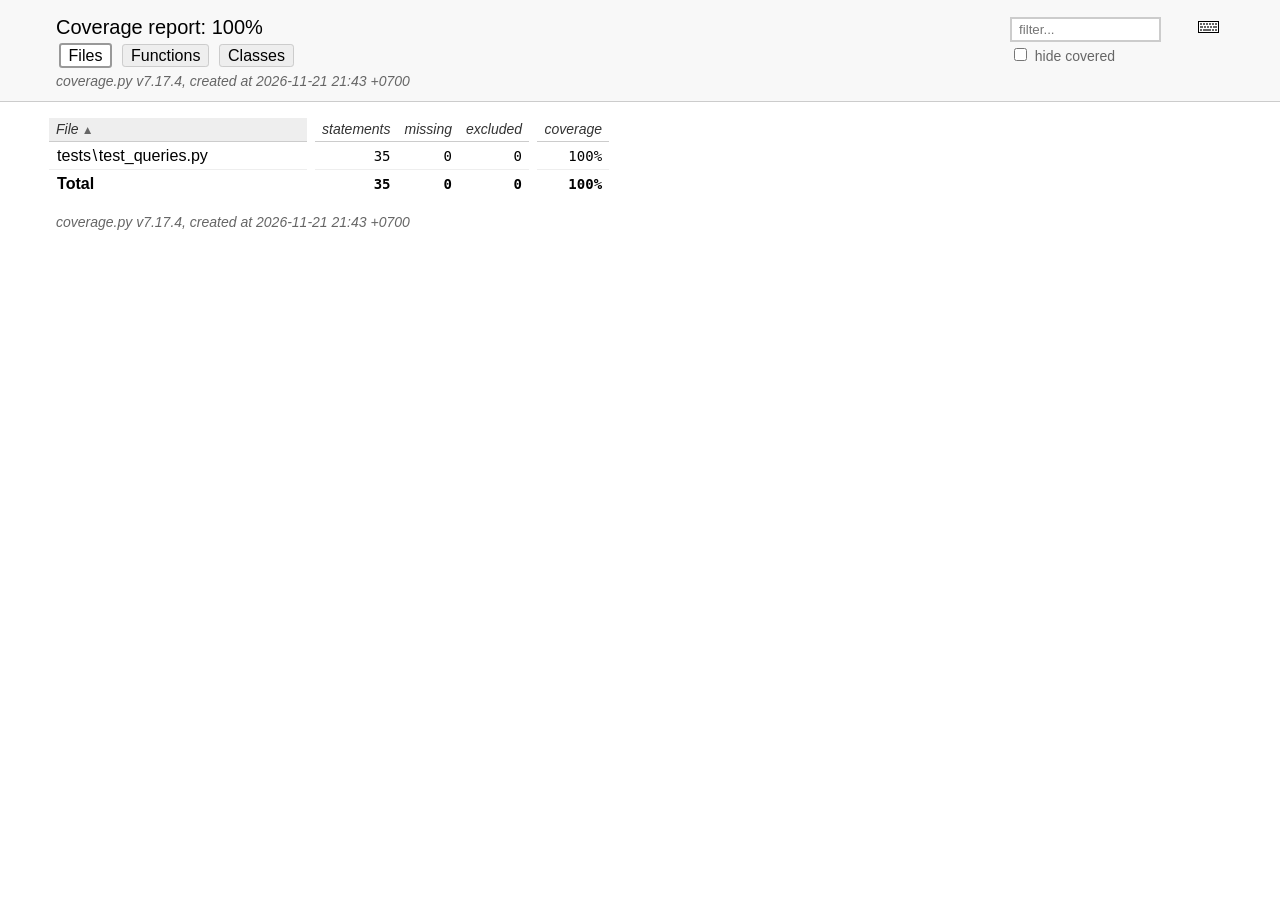
<file: docs/module4/test_coverage_report/index.html>
<!DOCTYPE html>
<html lang="en">
<head>
    <meta http-equiv="Content-Type" content="text/html; charset=utf-8">
    <title>Coverage report</title>
    <link rel="icon" sizes="32x32" href="favicon_32_cb_c827f16f.png">
    <link rel="stylesheet" href="style_cb_0853b3de.css" type="text/css">
    <script src="coverage_html_cb_c74880ea.js" defer></script>
</head>
<body class="indexfile">
<header>
    <div class="content">
        <h1>Coverage report:
            <span class="pc_cov">100%</span>
        </h1>
        <aside id="help_panel_wrapper">
            <input id="help_panel_state" type="checkbox">
            <label for="help_panel_state">
                <img id="keyboard_icon" src="keybd_closed_cb_900cfef5.png" alt="Show/hide keyboard shortcuts">
            </label>
            <div id="help_panel">
                <p class="legend">Shortcuts on this page</p>
                <div class="keyhelp">
                    <p>
                        <kbd>f</kbd>
                        <kbd>s</kbd>
                        <kbd>m</kbd>
                        <kbd>x</kbd>
                        <kbd>c</kbd>
                        &nbsp; change column sorting
                    </p>
                    <p>
                        <kbd>[</kbd>
                        <kbd>]</kbd>
                        &nbsp; prev/next file
                    </p>
                    <p>
                        <kbd>?</kbd> &nbsp; show/hide this help
                    </p>
                </div>
            </div>
        </aside>
        <form id="filter_container">
            <input id="filter" type="text" value="" placeholder="filter...">
            <div>
                <input id="hide100" type="checkbox" >
                <label for="hide100">hide covered</label>
            </div>
        </form>
        <h2>
                <a class="button current">Files</a>
                <a class="button" href="function_index.html">Functions</a>
                <a class="button" href="class_index.html">Classes</a>
        </h2>
        <p class="text">
            <a class="nav" href="https://coverage.readthedocs.io/en/7.17.4">coverage.py v7.17.4</a>,
            created at 2026-11-21 21:43 +0700
        </p>
    </div>
</header>
<main id="index">
    <table class="index" data-sortable>
        <thead>
            <tr class="tablehead" title="Click to sort">
                <th id="file" class="name" aria-sort="none" data-shortcut="f">File<span class="arrows"></span></th>
                <th class="spacer">&nbsp;</th>
                <th id="statements" aria-sort="none" data-default-sort-order="descending" data-shortcut="s">statements<span class="arrows"></span></th>
                <th id="missing" aria-sort="none" data-default-sort-order="descending" data-shortcut="m">missing<span class="arrows"></span></th>
                <th id="excluded" aria-sort="none" data-default-sort-order="descending" data-shortcut="x">excluded<span class="arrows"></span></th>
                <th class="spacer">&nbsp;</th>
                <th id="coverage" aria-sort="none" data-shortcut="c">coverage<span class="arrows"></span></th>
            </tr>
        </thead>
        <tbody>
            <tr class="region">
                <td class="name"><a href="z_a44f0ac069e85531_test_queries_py.html">tests<span class="sep">\</span>test_queries.py</a></td>
                <td class="spacer">&nbsp;</td>
                <td>35</td>
                <td>0</td>
                <td>0</td>
                <td class="spacer">&nbsp;</td>
                <td data-ratio="35 35">100%</td>
            </tr>
        </tbody>
        <tfoot>
            <tr class="total">
                <td class="name">Total</td>
                <td class="spacer">&nbsp;</td>
                <td>35</td>
                <td>0</td>
                <td>0</td>
                <td class="spacer">&nbsp;</td>
                <td data-ratio="35 35">100%</td>
            </tr>
        </tfoot>
    </table>
    <p id="no_rows">
        No items found using the specified filter.
    </p>
</main>
<footer>
    <div class="content">
        <p>
            <a class="nav" href="https://coverage.readthedocs.io/en/7.17.4">coverage.py v7.17.4</a>,
            created at 2026-11-21 21:43 +0700
        </p>
    </div>
    <aside class="hidden">
        <a id="prevFileLink" class="nav" href="z_a44f0ac069e85531_test_queries_py.html"></a>
        <a id="nextFileLink" class="nav" href="z_a44f0ac069e85531_test_queries_py.html"></a>
        <button type="button" class="button_prev_file" data-shortcut="["></button>
        <button type="button" class="button_next_file" data-shortcut="]"></button>
        <button type="button" class="button_show_hide_help" data-shortcut="?"></button>
    </aside>
</footer>
</body>
</html>
</file>
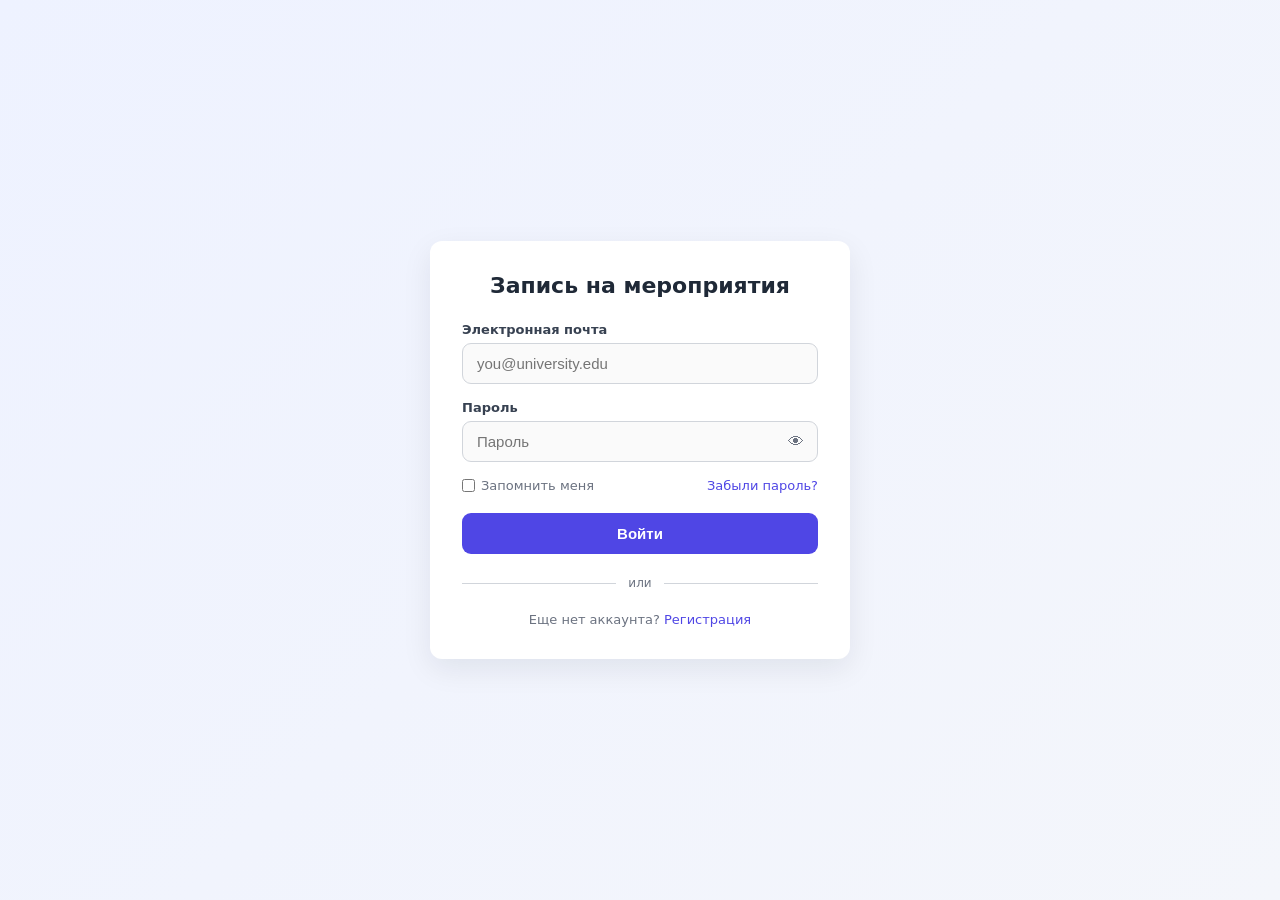
<file: frontend/login-page.html>
<!DOCTYPE html>
<html lang="en">
<head>
    <meta charset="UTF-8" />
    <meta name="viewport" content="width=device-width, initial-scale=1.0" />
    <title>Вход в систему</title>
    <link rel="stylesheet" href="css/auth.css">
</head>
<body>
    <div class="toast" id="toast" role="alert" aria-live="polite"></div>

    <main class="auth-card" role="main">
        <div class="brand">
            <h1>Запись на мероприятия</h1>
        </div>

        <form id="loginForm" novalidate>

            <div class="field">
                <label for="email">Электронная почта</label>
                <input
                    type="email"
                    id="email"
                    name="email"
                    placeholder="you@university.edu"
                    autocomplete="username"
                    required
                />
                <div class="error-msg" id="emailError">Пожалуйста введите корректный адрес электронной почты.</div>
            </div>

            <div class="field">
                <label for="password">Пароль</label>
                <div class="password-wrap">
                    <input
                        type="password"
                        id="password"
                        name="password"
                        placeholder="Пароль"
                        autocomplete="current-password"
                        required
                        minlength="6"
                    />
                    <button type="button" class="toggle-pass" id="togglePass" aria-label="Show password">👁</button>
                </div>
                <div class="error-msg" id="passwordError">Пароль должен содержать не менее 6 символов.</div>
            </div>

            <div class="options-row">
                <label class="remember">
                    <input type="checkbox" id="remember" name="remember" />
                    Запомнить меня
                </label>
                <a href="#" class="forgot">Забыли пароль?</a>
            </div>

            <button type="submit" class="btn-primary" id="submitBtn">Войти</button>
        </form>

        <div class="divider">или</div>

        <p class="alt-auth">
            Еще нет аккаунта? <a href="#">Регистрация</a>
        </p>
    </main>

    <script src="js/auth.js"></script>
</body>
</html>
</file>
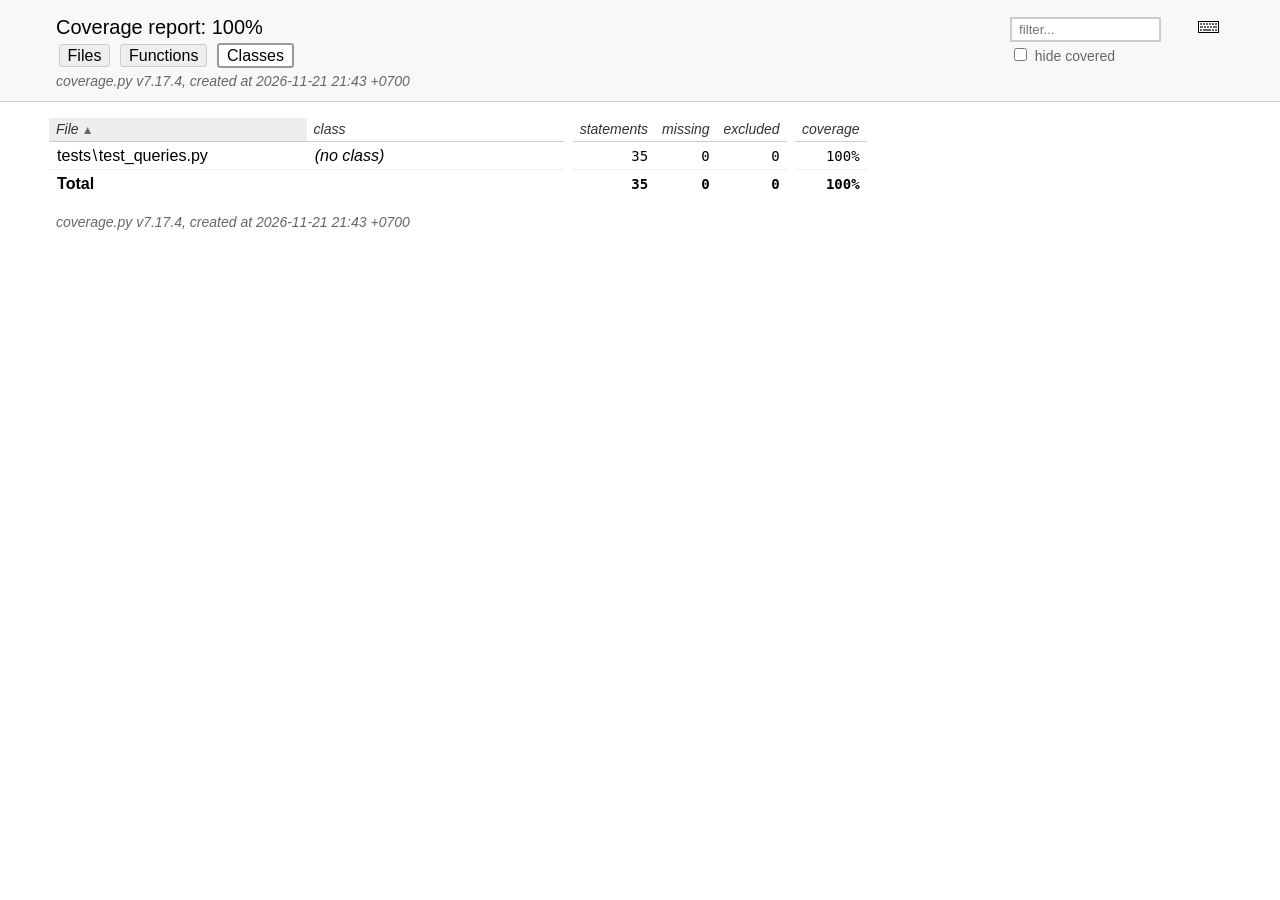
<file: docs/module4/test_coverage_report/class_index.html>
<!DOCTYPE html>
<html lang="en">
<head>
    <meta http-equiv="Content-Type" content="text/html; charset=utf-8">
    <title>Coverage report</title>
    <link rel="icon" sizes="32x32" href="favicon_32_cb_c827f16f.png">
    <link rel="stylesheet" href="style_cb_0853b3de.css" type="text/css">
    <script src="coverage_html_cb_c74880ea.js" defer></script>
</head>
<body class="indexfile">
<header>
    <div class="content">
        <h1>Coverage report:
            <span class="pc_cov">100%</span>
        </h1>
        <aside id="help_panel_wrapper">
            <input id="help_panel_state" type="checkbox">
            <label for="help_panel_state">
                <img id="keyboard_icon" src="keybd_closed_cb_900cfef5.png" alt="Show/hide keyboard shortcuts">
            </label>
            <div id="help_panel">
                <p class="legend">Shortcuts on this page</p>
                <div class="keyhelp">
                    <p>
                        <kbd>f</kbd>
                        <kbd>n</kbd>
                        <kbd>s</kbd>
                        <kbd>m</kbd>
                        <kbd>x</kbd>
                        <kbd>c</kbd>
                        &nbsp; change column sorting
                    </p>
                    <p>
                        <kbd>[</kbd>
                        <kbd>]</kbd>
                        &nbsp; prev/next file
                    </p>
                    <p>
                        <kbd>?</kbd> &nbsp; show/hide this help
                    </p>
                </div>
            </div>
        </aside>
        <form id="filter_container">
            <input id="filter" type="text" value="" placeholder="filter...">
            <div>
                <input id="hide100" type="checkbox" >
                <label for="hide100">hide covered</label>
            </div>
        </form>
        <h2>
                <a class="button" href="index.html">Files</a>
                <a class="button" href="function_index.html">Functions</a>
                <a class="button current">Classes</a>
        </h2>
        <p class="text">
            <a class="nav" href="https://coverage.readthedocs.io/en/7.17.4">coverage.py v7.17.4</a>,
            created at 2026-11-21 21:43 +0700
        </p>
    </div>
</header>
<main id="index">
    <table class="index" data-sortable>
        <thead>
            <tr class="tablehead" title="Click to sort">
                <th id="file" class="name" aria-sort="none" data-shortcut="f">File<span class="arrows"></span></th>
                <th id="region" class="name" aria-sort="none" data-default-sort-order="ascending" data-shortcut="n">class<span class="arrows"></span></th>
                <th class="spacer">&nbsp;</th>
                <th id="statements" aria-sort="none" data-default-sort-order="descending" data-shortcut="s">statements<span class="arrows"></span></th>
                <th id="missing" aria-sort="none" data-default-sort-order="descending" data-shortcut="m">missing<span class="arrows"></span></th>
                <th id="excluded" aria-sort="none" data-default-sort-order="descending" data-shortcut="x">excluded<span class="arrows"></span></th>
                <th class="spacer">&nbsp;</th>
                <th id="coverage" aria-sort="none" data-shortcut="c">coverage<span class="arrows"></span></th>
            </tr>
        </thead>
        <tbody>
            <tr class="region">
                <td class="name"><a href="z_a44f0ac069e85531_test_queries_py.html">tests<span class="sep">\</span>test_queries.py</a></td>
                <td class="name"><a href="z_a44f0ac069e85531_test_queries_py.html"><data value=''><span class='no-noun'>(no class)</span></data></a></td>
                <td class="spacer">&nbsp;</td>
                <td>35</td>
                <td>0</td>
                <td>0</td>
                <td class="spacer">&nbsp;</td>
                <td data-ratio="35 35">100%</td>
            </tr>
        </tbody>
        <tfoot>
            <tr class="total">
                <td class="name">Total</td>
                <td class="name">&nbsp;</td>
                <td class="spacer">&nbsp;</td>
                <td>35</td>
                <td>0</td>
                <td>0</td>
                <td class="spacer">&nbsp;</td>
                <td data-ratio="35 35">100%</td>
            </tr>
        </tfoot>
    </table>
    <p id="no_rows">
        No items found using the specified filter.
    </p>
</main>
<footer>
    <div class="content">
        <p>
            <a class="nav" href="https://coverage.readthedocs.io/en/7.17.4">coverage.py v7.17.4</a>,
            created at 2026-11-21 21:43 +0700
        </p>
    </div>
    <aside class="hidden">
        <a id="prevFileLink" class="nav" href=""></a>
        <a id="nextFileLink" class="nav" href=""></a>
        <button type="button" class="button_prev_file" data-shortcut="["></button>
        <button type="button" class="button_next_file" data-shortcut="]"></button>
        <button type="button" class="button_show_hide_help" data-shortcut="?"></button>
    </aside>
</footer>
</body>
</html>
</file>
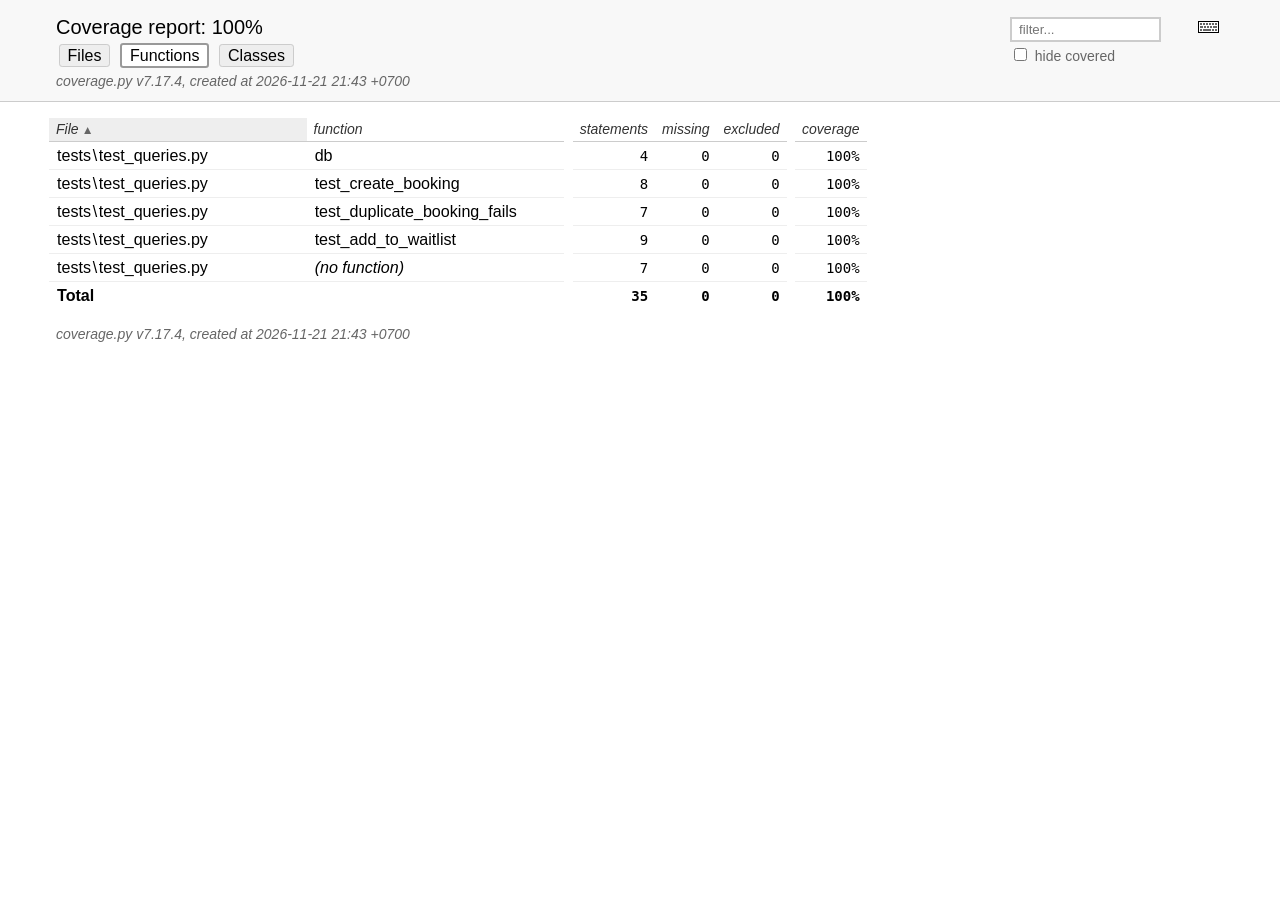
<file: docs/module4/test_coverage_report/function_index.html>
<!DOCTYPE html>
<html lang="en">
<head>
    <meta http-equiv="Content-Type" content="text/html; charset=utf-8">
    <title>Coverage report</title>
    <link rel="icon" sizes="32x32" href="favicon_32_cb_c827f16f.png">
    <link rel="stylesheet" href="style_cb_0853b3de.css" type="text/css">
    <script src="coverage_html_cb_c74880ea.js" defer></script>
</head>
<body class="indexfile">
<header>
    <div class="content">
        <h1>Coverage report:
            <span class="pc_cov">100%</span>
        </h1>
        <aside id="help_panel_wrapper">
            <input id="help_panel_state" type="checkbox">
            <label for="help_panel_state">
                <img id="keyboard_icon" src="keybd_closed_cb_900cfef5.png" alt="Show/hide keyboard shortcuts">
            </label>
            <div id="help_panel">
                <p class="legend">Shortcuts on this page</p>
                <div class="keyhelp">
                    <p>
                        <kbd>f</kbd>
                        <kbd>n</kbd>
                        <kbd>s</kbd>
                        <kbd>m</kbd>
                        <kbd>x</kbd>
                        <kbd>c</kbd>
                        &nbsp; change column sorting
                    </p>
                    <p>
                        <kbd>[</kbd>
                        <kbd>]</kbd>
                        &nbsp; prev/next file
                    </p>
                    <p>
                        <kbd>?</kbd> &nbsp; show/hide this help
                    </p>
                </div>
            </div>
        </aside>
        <form id="filter_container">
            <input id="filter" type="text" value="" placeholder="filter...">
            <div>
                <input id="hide100" type="checkbox" >
                <label for="hide100">hide covered</label>
            </div>
        </form>
        <h2>
                <a class="button" href="index.html">Files</a>
                <a class="button current">Functions</a>
                <a class="button" href="class_index.html">Classes</a>
        </h2>
        <p class="text">
            <a class="nav" href="https://coverage.readthedocs.io/en/7.17.4">coverage.py v7.17.4</a>,
            created at 2026-11-21 21:43 +0700
        </p>
    </div>
</header>
<main id="index">
    <table class="index" data-sortable>
        <thead>
            <tr class="tablehead" title="Click to sort">
                <th id="file" class="name" aria-sort="none" data-shortcut="f">File<span class="arrows"></span></th>
                <th id="region" class="name" aria-sort="none" data-default-sort-order="ascending" data-shortcut="n">function<span class="arrows"></span></th>
                <th class="spacer">&nbsp;</th>
                <th id="statements" aria-sort="none" data-default-sort-order="descending" data-shortcut="s">statements<span class="arrows"></span></th>
                <th id="missing" aria-sort="none" data-default-sort-order="descending" data-shortcut="m">missing<span class="arrows"></span></th>
                <th id="excluded" aria-sort="none" data-default-sort-order="descending" data-shortcut="x">excluded<span class="arrows"></span></th>
                <th class="spacer">&nbsp;</th>
                <th id="coverage" aria-sort="none" data-shortcut="c">coverage<span class="arrows"></span></th>
            </tr>
        </thead>
        <tbody>
            <tr class="region">
                <td class="name"><a href="z_a44f0ac069e85531_test_queries_py.html#t6">tests<span class="sep">\</span>test_queries.py</a></td>
                <td class="name"><a href="z_a44f0ac069e85531_test_queries_py.html#t6"><data value='db'>db</data></a></td>
                <td class="spacer">&nbsp;</td>
                <td>4</td>
                <td>0</td>
                <td>0</td>
                <td class="spacer">&nbsp;</td>
                <td data-ratio="4 4">100%</td>
            </tr>
            <tr class="region">
                <td class="name"><a href="z_a44f0ac069e85531_test_queries_py.html#t19">tests<span class="sep">\</span>test_queries.py</a></td>
                <td class="name"><a href="z_a44f0ac069e85531_test_queries_py.html#t19"><data value='test_create_booking'>test_create_booking</data></a></td>
                <td class="spacer">&nbsp;</td>
                <td>8</td>
                <td>0</td>
                <td>0</td>
                <td class="spacer">&nbsp;</td>
                <td data-ratio="8 8">100%</td>
            </tr>
            <tr class="region">
                <td class="name"><a href="z_a44f0ac069e85531_test_queries_py.html#t60">tests<span class="sep">\</span>test_queries.py</a></td>
                <td class="name"><a href="z_a44f0ac069e85531_test_queries_py.html#t60"><data value='test_duplicate_booking_fails'>test_duplicate_booking_fails</data></a></td>
                <td class="spacer">&nbsp;</td>
                <td>7</td>
                <td>0</td>
                <td>0</td>
                <td class="spacer">&nbsp;</td>
                <td data-ratio="7 7">100%</td>
            </tr>
            <tr class="region">
                <td class="name"><a href="z_a44f0ac069e85531_test_queries_py.html#t85">tests<span class="sep">\</span>test_queries.py</a></td>
                <td class="name"><a href="z_a44f0ac069e85531_test_queries_py.html#t85"><data value='test_add_to_waitlist'>test_add_to_waitlist</data></a></td>
                <td class="spacer">&nbsp;</td>
                <td>9</td>
                <td>0</td>
                <td>0</td>
                <td class="spacer">&nbsp;</td>
                <td data-ratio="9 9">100%</td>
            </tr>
            <tr class="region">
                <td class="name"><a href="z_a44f0ac069e85531_test_queries_py.html">tests<span class="sep">\</span>test_queries.py</a></td>
                <td class="name"><a href="z_a44f0ac069e85531_test_queries_py.html"><data value=''><span class='no-noun'>(no function)</span></data></a></td>
                <td class="spacer">&nbsp;</td>
                <td>7</td>
                <td>0</td>
                <td>0</td>
                <td class="spacer">&nbsp;</td>
                <td data-ratio="7 7">100%</td>
            </tr>
        </tbody>
        <tfoot>
            <tr class="total">
                <td class="name">Total</td>
                <td class="name">&nbsp;</td>
                <td class="spacer">&nbsp;</td>
                <td>35</td>
                <td>0</td>
                <td>0</td>
                <td class="spacer">&nbsp;</td>
                <td data-ratio="35 35">100%</td>
            </tr>
        </tfoot>
    </table>
    <p id="no_rows">
        No items found using the specified filter.
    </p>
</main>
<footer>
    <div class="content">
        <p>
            <a class="nav" href="https://coverage.readthedocs.io/en/7.17.4">coverage.py v7.17.4</a>,
            created at 2026-11-21 21:43 +0700
        </p>
    </div>
    <aside class="hidden">
        <a id="prevFileLink" class="nav" href=""></a>
        <a id="nextFileLink" class="nav" href=""></a>
        <button type="button" class="button_prev_file" data-shortcut="["></button>
        <button type="button" class="button_next_file" data-shortcut="]"></button>
        <button type="button" class="button_show_hide_help" data-shortcut="?"></button>
    </aside>
</footer>
</body>
</html>
</file>
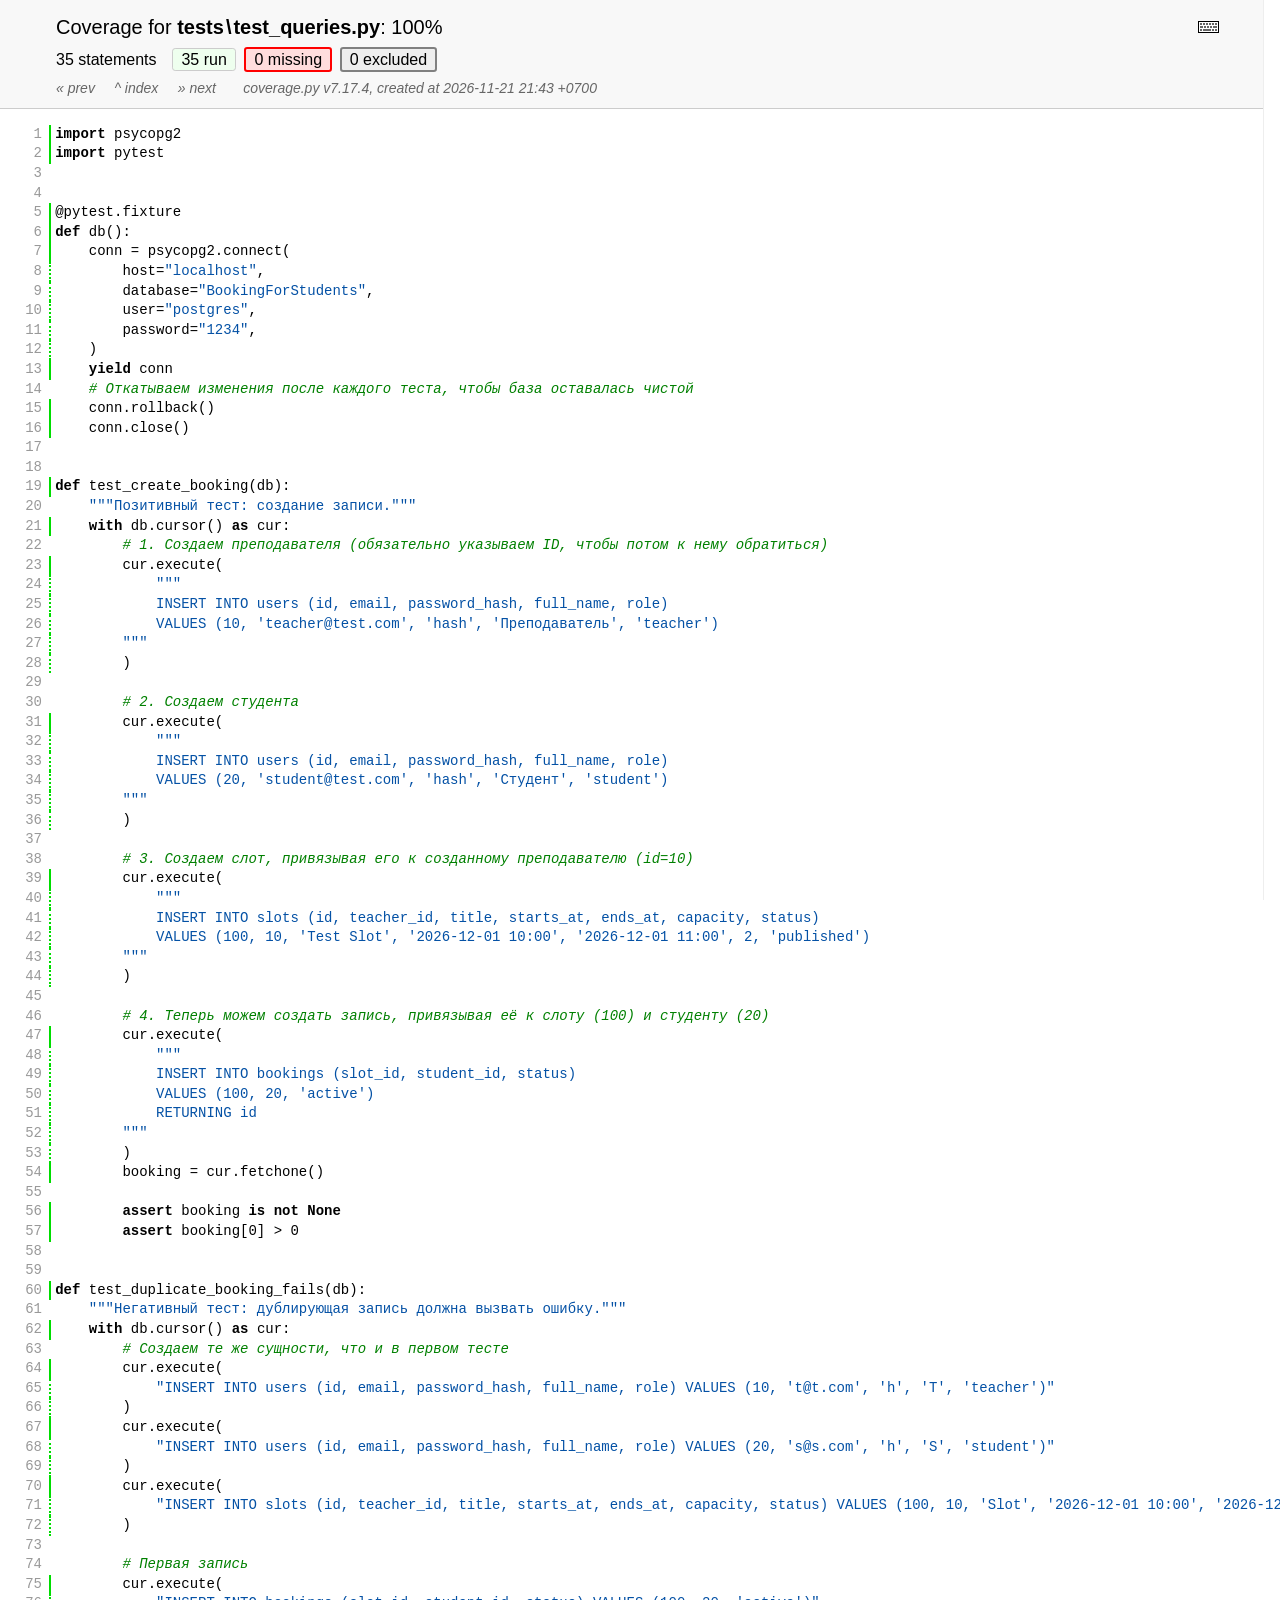
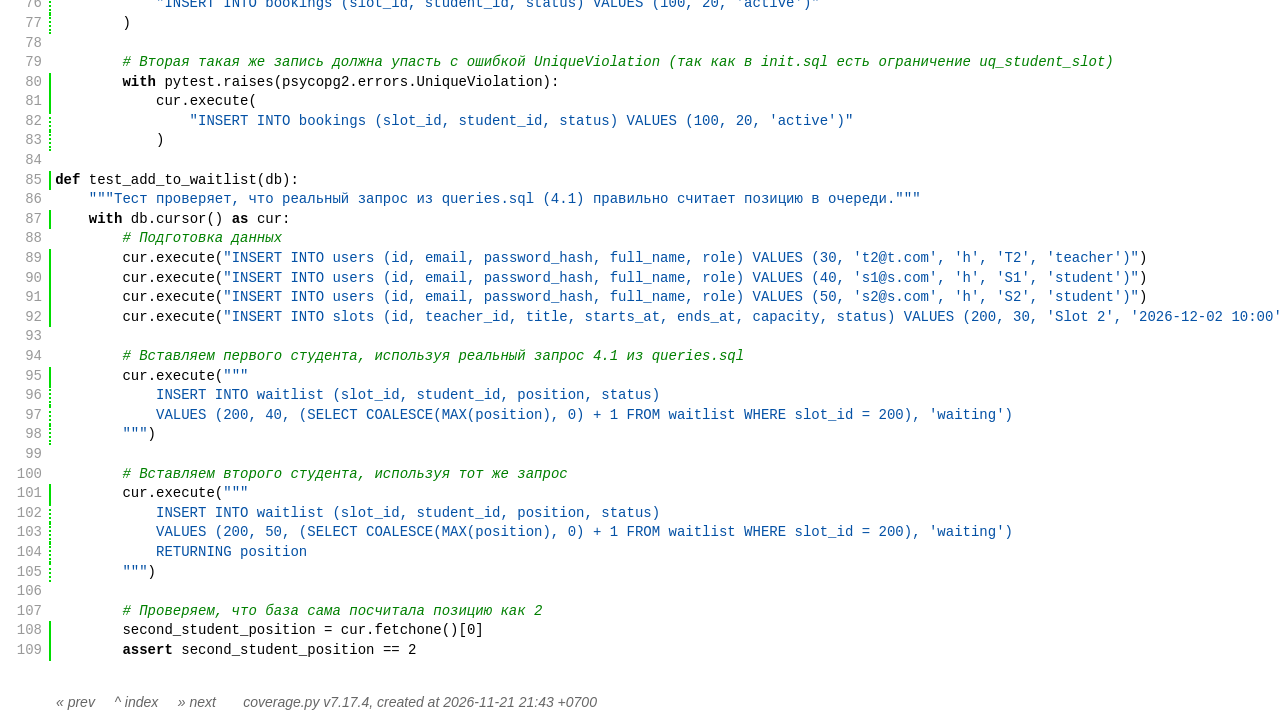
<file: docs/module4/test_coverage_report/z_a44f0ac069e85531_test_queries_py.html>
<!DOCTYPE html>
<html lang="en">
<head>
    <meta http-equiv="Content-Type" content="text/html; charset=utf-8">
    <title>Coverage for tests\test_queries.py: 100%</title>
    <link rel="icon" sizes="32x32" href="favicon_32_cb_c827f16f.png">
    <link rel="stylesheet" href="style_cb_0853b3de.css" type="text/css">
    <script src="coverage_html_cb_c74880ea.js" defer></script>
</head>
<body class="pyfile">
<header>
    <div class="content">
        <h1>
            <span class="text">Coverage for </span><b>tests<span class="sep">\</span>test_queries.py</b>:
            <span class="pc_cov">100%</span>
        </h1>
        <aside id="help_panel_wrapper">
            <input id="help_panel_state" type="checkbox">
            <label for="help_panel_state">
                <img id="keyboard_icon" src="keybd_closed_cb_900cfef5.png" alt="Show/hide keyboard shortcuts">
            </label>
            <div id="help_panel">
                <p class="legend">Shortcuts on this page</p>
                <div class="keyhelp">
                    <p>
                        <kbd>r</kbd>
                        <kbd>m</kbd>
                        <kbd>x</kbd>
                        &nbsp; toggle line displays
                    </p>
                    <p>
                        <kbd>j</kbd>
                        <kbd>k</kbd>
                        &nbsp; next/prev highlighted chunk
                    </p>
                    <p>
                        <kbd>0</kbd> &nbsp; (zero) top of page
                    </p>
                    <p>
                        <kbd>1</kbd> &nbsp; (one) first highlighted chunk
                    </p>
                    <p>
                        <kbd>[</kbd>
                        <kbd>]</kbd>
                        &nbsp; prev/next file
                    </p>
                    <p>
                        <kbd>u</kbd> &nbsp; up to the index
                    </p>
                    <p>
                        <kbd>?</kbd> &nbsp; show/hide this help
                    </p>
                </div>
            </div>
        </aside>
        <h2>
            <span class="text">35 statements &nbsp;</span>
            <button type="button" class="run button_toggle_run" value="run" data-shortcut="r" title="Toggle lines run">35<span class="text"> run</span></button>
            <button type="button" class="mis show_mis button_toggle_mis" value="mis" data-shortcut="m" title="Toggle lines missing">0<span class="text"> missing</span></button>
            <button type="button" class="exc show_exc button_toggle_exc" value="exc" data-shortcut="x" title="Toggle lines excluded">0<span class="text"> excluded</span></button>
        </h2>
        <p class="text">
            <a id="prevFileLink" class="nav" href="index.html">&#xab; prev</a> &nbsp; &nbsp;
            <a id="indexLink" class="nav" href="index.html">&Hat; index</a> &nbsp; &nbsp;
            <a id="nextFileLink" class="nav" href="index.html">&#xbb; next</a>
            &nbsp; &nbsp; &nbsp;
            <a class="nav" href="https://coverage.readthedocs.io/en/7.17.4">coverage.py v7.17.4</a>,
            created at 2026-11-21 21:43 +0700
        </p>
        <aside class="hidden">
            <button type="button" class="button_next_chunk" data-shortcut="j"></button>
            <button type="button" class="button_prev_chunk" data-shortcut="k"></button>
            <button type="button" class="button_top_of_page" data-shortcut="0"></button>
            <button type="button" class="button_first_chunk" data-shortcut="1"></button>
            <button type="button" class="button_prev_file" data-shortcut="["></button>
            <button type="button" class="button_next_file" data-shortcut="]"></button>
            <button type="button" class="button_to_index" data-shortcut="u"></button>
            <button type="button" class="button_show_hide_help" data-shortcut="?"></button>
        </aside>
    </div>
</header>
<main id="source">
    <p class="run"><span class="n"><a id="t1" href="#t1">1</a></span><span class="t"><span class="key">import</span> <span class="nam">psycopg2</span>&nbsp;</span><span class="r"></span></p>
    <p class="run"><span class="n"><a id="t2" href="#t2">2</a></span><span class="t"><span class="key">import</span> <span class="nam">pytest</span>&nbsp;</span><span class="r"></span></p>
    <p class="pln"><span class="n"><a id="t3" href="#t3">3</a></span><span class="t">&nbsp;</span><span class="r"></span></p>
    <p class="pln"><span class="n"><a id="t4" href="#t4">4</a></span><span class="t">&nbsp;</span><span class="r"></span></p>
    <p class="run"><span class="n"><a id="t5" href="#t5">5</a></span><span class="t"><span class="op">@</span><span class="nam">pytest</span><span class="op">.</span><span class="nam">fixture</span>&nbsp;</span><span class="r"></span></p>
    <p class="run"><span class="n"><a id="t6" href="#t6">6</a></span><span class="t"><span class="key">def</span> <span class="nam">db</span><span class="op">(</span><span class="op">)</span><span class="op">:</span>&nbsp;</span><span class="r"></span></p>
    <p class="run"><span class="n"><a id="t7" href="#t7">7</a></span><span class="t">    <span class="nam">conn</span> <span class="op">=</span> <span class="nam">psycopg2</span><span class="op">.</span><span class="nam">connect</span><span class="op">(</span>&nbsp;</span><span class="r"></span></p>
    <p class="run run2"><span class="n"><a id="t8" href="#t8">8</a></span><span class="t">        <span class="nam">host</span><span class="op">=</span><span class="str">&quot;localhost&quot;</span><span class="op">,</span>&nbsp;</span><span class="r"></span></p>
    <p class="run run2"><span class="n"><a id="t9" href="#t9">9</a></span><span class="t">        <span class="nam">database</span><span class="op">=</span><span class="str">&quot;BookingForStudents&quot;</span><span class="op">,</span>&nbsp;</span><span class="r"></span></p>
    <p class="run run2"><span class="n"><a id="t10" href="#t10">10</a></span><span class="t">        <span class="nam">user</span><span class="op">=</span><span class="str">&quot;postgres&quot;</span><span class="op">,</span>&nbsp;</span><span class="r"></span></p>
    <p class="run run2"><span class="n"><a id="t11" href="#t11">11</a></span><span class="t">        <span class="nam">password</span><span class="op">=</span><span class="str">&quot;1234&quot;</span><span class="op">,</span>&nbsp;</span><span class="r"></span></p>
    <p class="run run2"><span class="n"><a id="t12" href="#t12">12</a></span><span class="t">    <span class="op">)</span>&nbsp;</span><span class="r"></span></p>
    <p class="run"><span class="n"><a id="t13" href="#t13">13</a></span><span class="t">    <span class="key">yield</span> <span class="nam">conn</span>&nbsp;</span><span class="r"></span></p>
    <p class="pln"><span class="n"><a id="t14" href="#t14">14</a></span><span class="t">    <span class="com"># &#1054;&#1090;&#1082;&#1072;&#1090;&#1099;&#1074;&#1072;&#1077;&#1084; &#1080;&#1079;&#1084;&#1077;&#1085;&#1077;&#1085;&#1080;&#1103; &#1087;&#1086;&#1089;&#1083;&#1077; &#1082;&#1072;&#1078;&#1076;&#1086;&#1075;&#1086; &#1090;&#1077;&#1089;&#1090;&#1072;, &#1095;&#1090;&#1086;&#1073;&#1099; &#1073;&#1072;&#1079;&#1072; &#1086;&#1089;&#1090;&#1072;&#1074;&#1072;&#1083;&#1072;&#1089;&#1100; &#1095;&#1080;&#1089;&#1090;&#1086;&#1081;</span>&nbsp;</span><span class="r"></span></p>
    <p class="run"><span class="n"><a id="t15" href="#t15">15</a></span><span class="t">    <span class="nam">conn</span><span class="op">.</span><span class="nam">rollback</span><span class="op">(</span><span class="op">)</span>&nbsp;</span><span class="r"></span></p>
    <p class="run"><span class="n"><a id="t16" href="#t16">16</a></span><span class="t">    <span class="nam">conn</span><span class="op">.</span><span class="nam">close</span><span class="op">(</span><span class="op">)</span>&nbsp;</span><span class="r"></span></p>
    <p class="pln"><span class="n"><a id="t17" href="#t17">17</a></span><span class="t">&nbsp;</span><span class="r"></span></p>
    <p class="pln"><span class="n"><a id="t18" href="#t18">18</a></span><span class="t">&nbsp;</span><span class="r"></span></p>
    <p class="run"><span class="n"><a id="t19" href="#t19">19</a></span><span class="t"><span class="key">def</span> <span class="nam">test_create_booking</span><span class="op">(</span><span class="nam">db</span><span class="op">)</span><span class="op">:</span>&nbsp;</span><span class="r"></span></p>
    <p class="pln"><span class="n"><a id="t20" href="#t20">20</a></span><span class="t">    <span class="str">&quot;&quot;&quot;&#1055;&#1086;&#1079;&#1080;&#1090;&#1080;&#1074;&#1085;&#1099;&#1081; &#1090;&#1077;&#1089;&#1090;: &#1089;&#1086;&#1079;&#1076;&#1072;&#1085;&#1080;&#1077; &#1079;&#1072;&#1087;&#1080;&#1089;&#1080;.&quot;&quot;&quot;</span>&nbsp;</span><span class="r"></span></p>
    <p class="run"><span class="n"><a id="t21" href="#t21">21</a></span><span class="t">    <span class="key">with</span> <span class="nam">db</span><span class="op">.</span><span class="nam">cursor</span><span class="op">(</span><span class="op">)</span> <span class="key">as</span> <span class="nam">cur</span><span class="op">:</span>&nbsp;</span><span class="r"></span></p>
    <p class="pln"><span class="n"><a id="t22" href="#t22">22</a></span><span class="t">        <span class="com"># 1. &#1057;&#1086;&#1079;&#1076;&#1072;&#1077;&#1084; &#1087;&#1088;&#1077;&#1087;&#1086;&#1076;&#1072;&#1074;&#1072;&#1090;&#1077;&#1083;&#1103; (&#1086;&#1073;&#1103;&#1079;&#1072;&#1090;&#1077;&#1083;&#1100;&#1085;&#1086; &#1091;&#1082;&#1072;&#1079;&#1099;&#1074;&#1072;&#1077;&#1084; ID, &#1095;&#1090;&#1086;&#1073;&#1099; &#1087;&#1086;&#1090;&#1086;&#1084; &#1082; &#1085;&#1077;&#1084;&#1091; &#1086;&#1073;&#1088;&#1072;&#1090;&#1080;&#1090;&#1100;&#1089;&#1103;)</span>&nbsp;</span><span class="r"></span></p>
    <p class="run"><span class="n"><a id="t23" href="#t23">23</a></span><span class="t">        <span class="nam">cur</span><span class="op">.</span><span class="nam">execute</span><span class="op">(</span>&nbsp;</span><span class="r"></span></p>
    <p class="run run2"><span class="n"><a id="t24" href="#t24">24</a></span><span class="t">            <span class="str">&quot;&quot;&quot;</span>&nbsp;</span><span class="r"></span></p>
    <p class="run run2"><span class="n"><a id="t25" href="#t25">25</a></span><span class="t"><span class="str">            INSERT INTO users (id, email, password_hash, full_name, role)</span>&nbsp;</span><span class="r"></span></p>
    <p class="run run2"><span class="n"><a id="t26" href="#t26">26</a></span><span class="t"><span class="str">            VALUES (10, &#x27;teacher@test.com&#x27;, &#x27;hash&#x27;, &#x27;&#1055;&#1088;&#1077;&#1087;&#1086;&#1076;&#1072;&#1074;&#1072;&#1090;&#1077;&#1083;&#1100;&#x27;, &#x27;teacher&#x27;)</span>&nbsp;</span><span class="r"></span></p>
    <p class="run run2"><span class="n"><a id="t27" href="#t27">27</a></span><span class="t"><span class="str">        &quot;&quot;&quot;</span>&nbsp;</span><span class="r"></span></p>
    <p class="run run2"><span class="n"><a id="t28" href="#t28">28</a></span><span class="t">        <span class="op">)</span>&nbsp;</span><span class="r"></span></p>
    <p class="pln"><span class="n"><a id="t29" href="#t29">29</a></span><span class="t">&nbsp;</span><span class="r"></span></p>
    <p class="pln"><span class="n"><a id="t30" href="#t30">30</a></span><span class="t">        <span class="com"># 2. &#1057;&#1086;&#1079;&#1076;&#1072;&#1077;&#1084; &#1089;&#1090;&#1091;&#1076;&#1077;&#1085;&#1090;&#1072;</span>&nbsp;</span><span class="r"></span></p>
    <p class="run"><span class="n"><a id="t31" href="#t31">31</a></span><span class="t">        <span class="nam">cur</span><span class="op">.</span><span class="nam">execute</span><span class="op">(</span>&nbsp;</span><span class="r"></span></p>
    <p class="run run2"><span class="n"><a id="t32" href="#t32">32</a></span><span class="t">            <span class="str">&quot;&quot;&quot;</span>&nbsp;</span><span class="r"></span></p>
    <p class="run run2"><span class="n"><a id="t33" href="#t33">33</a></span><span class="t"><span class="str">            INSERT INTO users (id, email, password_hash, full_name, role)</span>&nbsp;</span><span class="r"></span></p>
    <p class="run run2"><span class="n"><a id="t34" href="#t34">34</a></span><span class="t"><span class="str">            VALUES (20, &#x27;student@test.com&#x27;, &#x27;hash&#x27;, &#x27;&#1057;&#1090;&#1091;&#1076;&#1077;&#1085;&#1090;&#x27;, &#x27;student&#x27;)</span>&nbsp;</span><span class="r"></span></p>
    <p class="run run2"><span class="n"><a id="t35" href="#t35">35</a></span><span class="t"><span class="str">        &quot;&quot;&quot;</span>&nbsp;</span><span class="r"></span></p>
    <p class="run run2"><span class="n"><a id="t36" href="#t36">36</a></span><span class="t">        <span class="op">)</span>&nbsp;</span><span class="r"></span></p>
    <p class="pln"><span class="n"><a id="t37" href="#t37">37</a></span><span class="t">&nbsp;</span><span class="r"></span></p>
    <p class="pln"><span class="n"><a id="t38" href="#t38">38</a></span><span class="t">        <span class="com"># 3. &#1057;&#1086;&#1079;&#1076;&#1072;&#1077;&#1084; &#1089;&#1083;&#1086;&#1090;, &#1087;&#1088;&#1080;&#1074;&#1103;&#1079;&#1099;&#1074;&#1072;&#1103; &#1077;&#1075;&#1086; &#1082; &#1089;&#1086;&#1079;&#1076;&#1072;&#1085;&#1085;&#1086;&#1084;&#1091; &#1087;&#1088;&#1077;&#1087;&#1086;&#1076;&#1072;&#1074;&#1072;&#1090;&#1077;&#1083;&#1102; (id=10)</span>&nbsp;</span><span class="r"></span></p>
    <p class="run"><span class="n"><a id="t39" href="#t39">39</a></span><span class="t">        <span class="nam">cur</span><span class="op">.</span><span class="nam">execute</span><span class="op">(</span>&nbsp;</span><span class="r"></span></p>
    <p class="run run2"><span class="n"><a id="t40" href="#t40">40</a></span><span class="t">            <span class="str">&quot;&quot;&quot;</span>&nbsp;</span><span class="r"></span></p>
    <p class="run run2"><span class="n"><a id="t41" href="#t41">41</a></span><span class="t"><span class="str">            INSERT INTO slots (id, teacher_id, title, starts_at, ends_at, capacity, status)</span>&nbsp;</span><span class="r"></span></p>
    <p class="run run2"><span class="n"><a id="t42" href="#t42">42</a></span><span class="t"><span class="str">            VALUES (100, 10, &#x27;Test Slot&#x27;, &#x27;2026-12-01 10:00&#x27;, &#x27;2026-12-01 11:00&#x27;, 2, &#x27;published&#x27;)</span>&nbsp;</span><span class="r"></span></p>
    <p class="run run2"><span class="n"><a id="t43" href="#t43">43</a></span><span class="t"><span class="str">        &quot;&quot;&quot;</span>&nbsp;</span><span class="r"></span></p>
    <p class="run run2"><span class="n"><a id="t44" href="#t44">44</a></span><span class="t">        <span class="op">)</span>&nbsp;</span><span class="r"></span></p>
    <p class="pln"><span class="n"><a id="t45" href="#t45">45</a></span><span class="t">&nbsp;</span><span class="r"></span></p>
    <p class="pln"><span class="n"><a id="t46" href="#t46">46</a></span><span class="t">        <span class="com"># 4. &#1058;&#1077;&#1087;&#1077;&#1088;&#1100; &#1084;&#1086;&#1078;&#1077;&#1084; &#1089;&#1086;&#1079;&#1076;&#1072;&#1090;&#1100; &#1079;&#1072;&#1087;&#1080;&#1089;&#1100;, &#1087;&#1088;&#1080;&#1074;&#1103;&#1079;&#1099;&#1074;&#1072;&#1103; &#1077;&#1105; &#1082; &#1089;&#1083;&#1086;&#1090;&#1091; (100) &#1080; &#1089;&#1090;&#1091;&#1076;&#1077;&#1085;&#1090;&#1091; (20)</span>&nbsp;</span><span class="r"></span></p>
    <p class="run"><span class="n"><a id="t47" href="#t47">47</a></span><span class="t">        <span class="nam">cur</span><span class="op">.</span><span class="nam">execute</span><span class="op">(</span>&nbsp;</span><span class="r"></span></p>
    <p class="run run2"><span class="n"><a id="t48" href="#t48">48</a></span><span class="t">            <span class="str">&quot;&quot;&quot;</span>&nbsp;</span><span class="r"></span></p>
    <p class="run run2"><span class="n"><a id="t49" href="#t49">49</a></span><span class="t"><span class="str">            INSERT INTO bookings (slot_id, student_id, status)</span>&nbsp;</span><span class="r"></span></p>
    <p class="run run2"><span class="n"><a id="t50" href="#t50">50</a></span><span class="t"><span class="str">            VALUES (100, 20, &#x27;active&#x27;)</span>&nbsp;</span><span class="r"></span></p>
    <p class="run run2"><span class="n"><a id="t51" href="#t51">51</a></span><span class="t"><span class="str">            RETURNING id</span>&nbsp;</span><span class="r"></span></p>
    <p class="run run2"><span class="n"><a id="t52" href="#t52">52</a></span><span class="t"><span class="str">        &quot;&quot;&quot;</span>&nbsp;</span><span class="r"></span></p>
    <p class="run run2"><span class="n"><a id="t53" href="#t53">53</a></span><span class="t">        <span class="op">)</span>&nbsp;</span><span class="r"></span></p>
    <p class="run"><span class="n"><a id="t54" href="#t54">54</a></span><span class="t">        <span class="nam">booking</span> <span class="op">=</span> <span class="nam">cur</span><span class="op">.</span><span class="nam">fetchone</span><span class="op">(</span><span class="op">)</span>&nbsp;</span><span class="r"></span></p>
    <p class="pln"><span class="n"><a id="t55" href="#t55">55</a></span><span class="t">&nbsp;</span><span class="r"></span></p>
    <p class="run"><span class="n"><a id="t56" href="#t56">56</a></span><span class="t">        <span class="key">assert</span> <span class="nam">booking</span> <span class="key">is</span> <span class="key">not</span> <span class="key">None</span>&nbsp;</span><span class="r"></span></p>
    <p class="run"><span class="n"><a id="t57" href="#t57">57</a></span><span class="t">        <span class="key">assert</span> <span class="nam">booking</span><span class="op">[</span><span class="num">0</span><span class="op">]</span> <span class="op">&gt;</span> <span class="num">0</span>&nbsp;</span><span class="r"></span></p>
    <p class="pln"><span class="n"><a id="t58" href="#t58">58</a></span><span class="t">&nbsp;</span><span class="r"></span></p>
    <p class="pln"><span class="n"><a id="t59" href="#t59">59</a></span><span class="t">&nbsp;</span><span class="r"></span></p>
    <p class="run"><span class="n"><a id="t60" href="#t60">60</a></span><span class="t"><span class="key">def</span> <span class="nam">test_duplicate_booking_fails</span><span class="op">(</span><span class="nam">db</span><span class="op">)</span><span class="op">:</span>&nbsp;</span><span class="r"></span></p>
    <p class="pln"><span class="n"><a id="t61" href="#t61">61</a></span><span class="t">    <span class="str">&quot;&quot;&quot;&#1053;&#1077;&#1075;&#1072;&#1090;&#1080;&#1074;&#1085;&#1099;&#1081; &#1090;&#1077;&#1089;&#1090;: &#1076;&#1091;&#1073;&#1083;&#1080;&#1088;&#1091;&#1102;&#1097;&#1072;&#1103; &#1079;&#1072;&#1087;&#1080;&#1089;&#1100; &#1076;&#1086;&#1083;&#1078;&#1085;&#1072; &#1074;&#1099;&#1079;&#1074;&#1072;&#1090;&#1100; &#1086;&#1096;&#1080;&#1073;&#1082;&#1091;.&quot;&quot;&quot;</span>&nbsp;</span><span class="r"></span></p>
    <p class="run"><span class="n"><a id="t62" href="#t62">62</a></span><span class="t">    <span class="key">with</span> <span class="nam">db</span><span class="op">.</span><span class="nam">cursor</span><span class="op">(</span><span class="op">)</span> <span class="key">as</span> <span class="nam">cur</span><span class="op">:</span>&nbsp;</span><span class="r"></span></p>
    <p class="pln"><span class="n"><a id="t63" href="#t63">63</a></span><span class="t">        <span class="com"># &#1057;&#1086;&#1079;&#1076;&#1072;&#1077;&#1084; &#1090;&#1077; &#1078;&#1077; &#1089;&#1091;&#1097;&#1085;&#1086;&#1089;&#1090;&#1080;, &#1095;&#1090;&#1086; &#1080; &#1074; &#1087;&#1077;&#1088;&#1074;&#1086;&#1084; &#1090;&#1077;&#1089;&#1090;&#1077;</span>&nbsp;</span><span class="r"></span></p>
    <p class="run"><span class="n"><a id="t64" href="#t64">64</a></span><span class="t">        <span class="nam">cur</span><span class="op">.</span><span class="nam">execute</span><span class="op">(</span>&nbsp;</span><span class="r"></span></p>
    <p class="run run2"><span class="n"><a id="t65" href="#t65">65</a></span><span class="t">            <span class="str">&quot;INSERT INTO users (id, email, password_hash, full_name, role) VALUES (10, &#x27;t@t.com&#x27;, &#x27;h&#x27;, &#x27;T&#x27;, &#x27;teacher&#x27;)&quot;</span>&nbsp;</span><span class="r"></span></p>
    <p class="run run2"><span class="n"><a id="t66" href="#t66">66</a></span><span class="t">        <span class="op">)</span>&nbsp;</span><span class="r"></span></p>
    <p class="run"><span class="n"><a id="t67" href="#t67">67</a></span><span class="t">        <span class="nam">cur</span><span class="op">.</span><span class="nam">execute</span><span class="op">(</span>&nbsp;</span><span class="r"></span></p>
    <p class="run run2"><span class="n"><a id="t68" href="#t68">68</a></span><span class="t">            <span class="str">&quot;INSERT INTO users (id, email, password_hash, full_name, role) VALUES (20, &#x27;s@s.com&#x27;, &#x27;h&#x27;, &#x27;S&#x27;, &#x27;student&#x27;)&quot;</span>&nbsp;</span><span class="r"></span></p>
    <p class="run run2"><span class="n"><a id="t69" href="#t69">69</a></span><span class="t">        <span class="op">)</span>&nbsp;</span><span class="r"></span></p>
    <p class="run"><span class="n"><a id="t70" href="#t70">70</a></span><span class="t">        <span class="nam">cur</span><span class="op">.</span><span class="nam">execute</span><span class="op">(</span>&nbsp;</span><span class="r"></span></p>
    <p class="run run2"><span class="n"><a id="t71" href="#t71">71</a></span><span class="t">            <span class="str">&quot;INSERT INTO slots (id, teacher_id, title, starts_at, ends_at, capacity, status) VALUES (100, 10, &#x27;Slot&#x27;, &#x27;2026-12-01 10:00&#x27;, &#x27;2026-12-01 11:00&#x27;, 2, &#x27;published&#x27;)&quot;</span>&nbsp;</span><span class="r"></span></p>
    <p class="run run2"><span class="n"><a id="t72" href="#t72">72</a></span><span class="t">        <span class="op">)</span>&nbsp;</span><span class="r"></span></p>
    <p class="pln"><span class="n"><a id="t73" href="#t73">73</a></span><span class="t">&nbsp;</span><span class="r"></span></p>
    <p class="pln"><span class="n"><a id="t74" href="#t74">74</a></span><span class="t">        <span class="com"># &#1055;&#1077;&#1088;&#1074;&#1072;&#1103; &#1079;&#1072;&#1087;&#1080;&#1089;&#1100;</span>&nbsp;</span><span class="r"></span></p>
    <p class="run"><span class="n"><a id="t75" href="#t75">75</a></span><span class="t">        <span class="nam">cur</span><span class="op">.</span><span class="nam">execute</span><span class="op">(</span>&nbsp;</span><span class="r"></span></p>
    <p class="run run2"><span class="n"><a id="t76" href="#t76">76</a></span><span class="t">            <span class="str">&quot;INSERT INTO bookings (slot_id, student_id, status) VALUES (100, 20, &#x27;active&#x27;)&quot;</span>&nbsp;</span><span class="r"></span></p>
    <p class="run run2"><span class="n"><a id="t77" href="#t77">77</a></span><span class="t">        <span class="op">)</span>&nbsp;</span><span class="r"></span></p>
    <p class="pln"><span class="n"><a id="t78" href="#t78">78</a></span><span class="t">&nbsp;</span><span class="r"></span></p>
    <p class="pln"><span class="n"><a id="t79" href="#t79">79</a></span><span class="t">        <span class="com"># &#1042;&#1090;&#1086;&#1088;&#1072;&#1103; &#1090;&#1072;&#1082;&#1072;&#1103; &#1078;&#1077; &#1079;&#1072;&#1087;&#1080;&#1089;&#1100; &#1076;&#1086;&#1083;&#1078;&#1085;&#1072; &#1091;&#1087;&#1072;&#1089;&#1090;&#1100; &#1089; &#1086;&#1096;&#1080;&#1073;&#1082;&#1086;&#1081; UniqueViolation (&#1090;&#1072;&#1082; &#1082;&#1072;&#1082; &#1074; init.sql &#1077;&#1089;&#1090;&#1100; &#1086;&#1075;&#1088;&#1072;&#1085;&#1080;&#1095;&#1077;&#1085;&#1080;&#1077; uq_student_slot)</span>&nbsp;</span><span class="r"></span></p>
    <p class="run"><span class="n"><a id="t80" href="#t80">80</a></span><span class="t">        <span class="key">with</span> <span class="nam">pytest</span><span class="op">.</span><span class="nam">raises</span><span class="op">(</span><span class="nam">psycopg2</span><span class="op">.</span><span class="nam">errors</span><span class="op">.</span><span class="nam">UniqueViolation</span><span class="op">)</span><span class="op">:</span>&nbsp;</span><span class="r"></span></p>
    <p class="run"><span class="n"><a id="t81" href="#t81">81</a></span><span class="t">            <span class="nam">cur</span><span class="op">.</span><span class="nam">execute</span><span class="op">(</span>&nbsp;</span><span class="r"></span></p>
    <p class="run run2"><span class="n"><a id="t82" href="#t82">82</a></span><span class="t">                <span class="str">&quot;INSERT INTO bookings (slot_id, student_id, status) VALUES (100, 20, &#x27;active&#x27;)&quot;</span>&nbsp;</span><span class="r"></span></p>
    <p class="run run2"><span class="n"><a id="t83" href="#t83">83</a></span><span class="t">            <span class="op">)</span>&nbsp;</span><span class="r"></span></p>
    <p class="pln"><span class="n"><a id="t84" href="#t84">84</a></span><span class="t">&nbsp;</span><span class="r"></span></p>
    <p class="run"><span class="n"><a id="t85" href="#t85">85</a></span><span class="t"><span class="key">def</span> <span class="nam">test_add_to_waitlist</span><span class="op">(</span><span class="nam">db</span><span class="op">)</span><span class="op">:</span>&nbsp;</span><span class="r"></span></p>
    <p class="pln"><span class="n"><a id="t86" href="#t86">86</a></span><span class="t">    <span class="str">&quot;&quot;&quot;&#1058;&#1077;&#1089;&#1090; &#1087;&#1088;&#1086;&#1074;&#1077;&#1088;&#1103;&#1077;&#1090;, &#1095;&#1090;&#1086; &#1088;&#1077;&#1072;&#1083;&#1100;&#1085;&#1099;&#1081; &#1079;&#1072;&#1087;&#1088;&#1086;&#1089; &#1080;&#1079; queries.sql (4.1) &#1087;&#1088;&#1072;&#1074;&#1080;&#1083;&#1100;&#1085;&#1086; &#1089;&#1095;&#1080;&#1090;&#1072;&#1077;&#1090; &#1087;&#1086;&#1079;&#1080;&#1094;&#1080;&#1102; &#1074; &#1086;&#1095;&#1077;&#1088;&#1077;&#1076;&#1080;.&quot;&quot;&quot;</span>&nbsp;</span><span class="r"></span></p>
    <p class="run"><span class="n"><a id="t87" href="#t87">87</a></span><span class="t">    <span class="key">with</span> <span class="nam">db</span><span class="op">.</span><span class="nam">cursor</span><span class="op">(</span><span class="op">)</span> <span class="key">as</span> <span class="nam">cur</span><span class="op">:</span>&nbsp;</span><span class="r"></span></p>
    <p class="pln"><span class="n"><a id="t88" href="#t88">88</a></span><span class="t">        <span class="com"># &#1055;&#1086;&#1076;&#1075;&#1086;&#1090;&#1086;&#1074;&#1082;&#1072; &#1076;&#1072;&#1085;&#1085;&#1099;&#1093;</span>&nbsp;</span><span class="r"></span></p>
    <p class="run"><span class="n"><a id="t89" href="#t89">89</a></span><span class="t">        <span class="nam">cur</span><span class="op">.</span><span class="nam">execute</span><span class="op">(</span><span class="str">&quot;INSERT INTO users (id, email, password_hash, full_name, role) VALUES (30, &#x27;t2@t.com&#x27;, &#x27;h&#x27;, &#x27;T2&#x27;, &#x27;teacher&#x27;)&quot;</span><span class="op">)</span>&nbsp;</span><span class="r"></span></p>
    <p class="run"><span class="n"><a id="t90" href="#t90">90</a></span><span class="t">        <span class="nam">cur</span><span class="op">.</span><span class="nam">execute</span><span class="op">(</span><span class="str">&quot;INSERT INTO users (id, email, password_hash, full_name, role) VALUES (40, &#x27;s1@s.com&#x27;, &#x27;h&#x27;, &#x27;S1&#x27;, &#x27;student&#x27;)&quot;</span><span class="op">)</span>&nbsp;</span><span class="r"></span></p>
    <p class="run"><span class="n"><a id="t91" href="#t91">91</a></span><span class="t">        <span class="nam">cur</span><span class="op">.</span><span class="nam">execute</span><span class="op">(</span><span class="str">&quot;INSERT INTO users (id, email, password_hash, full_name, role) VALUES (50, &#x27;s2@s.com&#x27;, &#x27;h&#x27;, &#x27;S2&#x27;, &#x27;student&#x27;)&quot;</span><span class="op">)</span>&nbsp;</span><span class="r"></span></p>
    <p class="run"><span class="n"><a id="t92" href="#t92">92</a></span><span class="t">        <span class="nam">cur</span><span class="op">.</span><span class="nam">execute</span><span class="op">(</span><span class="str">&quot;INSERT INTO slots (id, teacher_id, title, starts_at, ends_at, capacity, status) VALUES (200, 30, &#x27;Slot 2&#x27;, &#x27;2026-12-02 10:00&#x27;, &#x27;2026-12-02 11:00&#x27;, 1, &#x27;published&#x27;)&quot;</span><span class="op">)</span>&nbsp;</span><span class="r"></span></p>
    <p class="pln"><span class="n"><a id="t93" href="#t93">93</a></span><span class="t">&nbsp;</span><span class="r"></span></p>
    <p class="pln"><span class="n"><a id="t94" href="#t94">94</a></span><span class="t">        <span class="com"># &#1042;&#1089;&#1090;&#1072;&#1074;&#1083;&#1103;&#1077;&#1084; &#1087;&#1077;&#1088;&#1074;&#1086;&#1075;&#1086; &#1089;&#1090;&#1091;&#1076;&#1077;&#1085;&#1090;&#1072;, &#1080;&#1089;&#1087;&#1086;&#1083;&#1100;&#1079;&#1091;&#1103; &#1088;&#1077;&#1072;&#1083;&#1100;&#1085;&#1099;&#1081; &#1079;&#1072;&#1087;&#1088;&#1086;&#1089; 4.1 &#1080;&#1079; queries.sql</span>&nbsp;</span><span class="r"></span></p>
    <p class="run"><span class="n"><a id="t95" href="#t95">95</a></span><span class="t">        <span class="nam">cur</span><span class="op">.</span><span class="nam">execute</span><span class="op">(</span><span class="str">&quot;&quot;&quot;</span>&nbsp;</span><span class="r"></span></p>
    <p class="run run2"><span class="n"><a id="t96" href="#t96">96</a></span><span class="t"><span class="str">            INSERT INTO waitlist (slot_id, student_id, position, status)</span>&nbsp;</span><span class="r"></span></p>
    <p class="run run2"><span class="n"><a id="t97" href="#t97">97</a></span><span class="t"><span class="str">            VALUES (200, 40, (SELECT COALESCE(MAX(position), 0) + 1 FROM waitlist WHERE slot_id = 200), &#x27;waiting&#x27;)</span>&nbsp;</span><span class="r"></span></p>
    <p class="run run2"><span class="n"><a id="t98" href="#t98">98</a></span><span class="t"><span class="str">        &quot;&quot;&quot;</span><span class="op">)</span>&nbsp;</span><span class="r"></span></p>
    <p class="pln"><span class="n"><a id="t99" href="#t99">99</a></span><span class="t">&nbsp;</span><span class="r"></span></p>
    <p class="pln"><span class="n"><a id="t100" href="#t100">100</a></span><span class="t">        <span class="com"># &#1042;&#1089;&#1090;&#1072;&#1074;&#1083;&#1103;&#1077;&#1084; &#1074;&#1090;&#1086;&#1088;&#1086;&#1075;&#1086; &#1089;&#1090;&#1091;&#1076;&#1077;&#1085;&#1090;&#1072;, &#1080;&#1089;&#1087;&#1086;&#1083;&#1100;&#1079;&#1091;&#1103; &#1090;&#1086;&#1090; &#1078;&#1077; &#1079;&#1072;&#1087;&#1088;&#1086;&#1089;</span>&nbsp;</span><span class="r"></span></p>
    <p class="run"><span class="n"><a id="t101" href="#t101">101</a></span><span class="t">        <span class="nam">cur</span><span class="op">.</span><span class="nam">execute</span><span class="op">(</span><span class="str">&quot;&quot;&quot;</span>&nbsp;</span><span class="r"></span></p>
    <p class="run run2"><span class="n"><a id="t102" href="#t102">102</a></span><span class="t"><span class="str">            INSERT INTO waitlist (slot_id, student_id, position, status)</span>&nbsp;</span><span class="r"></span></p>
    <p class="run run2"><span class="n"><a id="t103" href="#t103">103</a></span><span class="t"><span class="str">            VALUES (200, 50, (SELECT COALESCE(MAX(position), 0) + 1 FROM waitlist WHERE slot_id = 200), &#x27;waiting&#x27;)</span>&nbsp;</span><span class="r"></span></p>
    <p class="run run2"><span class="n"><a id="t104" href="#t104">104</a></span><span class="t"><span class="str">            RETURNING position</span>&nbsp;</span><span class="r"></span></p>
    <p class="run run2"><span class="n"><a id="t105" href="#t105">105</a></span><span class="t"><span class="str">        &quot;&quot;&quot;</span><span class="op">)</span>&nbsp;</span><span class="r"></span></p>
    <p class="pln"><span class="n"><a id="t106" href="#t106">106</a></span><span class="t">&nbsp;</span><span class="r"></span></p>
    <p class="pln"><span class="n"><a id="t107" href="#t107">107</a></span><span class="t">        <span class="com"># &#1055;&#1088;&#1086;&#1074;&#1077;&#1088;&#1103;&#1077;&#1084;, &#1095;&#1090;&#1086; &#1073;&#1072;&#1079;&#1072; &#1089;&#1072;&#1084;&#1072; &#1087;&#1086;&#1089;&#1095;&#1080;&#1090;&#1072;&#1083;&#1072; &#1087;&#1086;&#1079;&#1080;&#1094;&#1080;&#1102; &#1082;&#1072;&#1082; 2</span>&nbsp;</span><span class="r"></span></p>
    <p class="run"><span class="n"><a id="t108" href="#t108">108</a></span><span class="t">        <span class="nam">second_student_position</span> <span class="op">=</span> <span class="nam">cur</span><span class="op">.</span><span class="nam">fetchone</span><span class="op">(</span><span class="op">)</span><span class="op">[</span><span class="num">0</span><span class="op">]</span>&nbsp;</span><span class="r"></span></p>
    <p class="run"><span class="n"><a id="t109" href="#t109">109</a></span><span class="t">        <span class="key">assert</span> <span class="nam">second_student_position</span> <span class="op">==</span> <span class="num">2</span>&nbsp;</span><span class="r"></span></p>
</main>
<footer>
    <div class="content">
        <p>
            <a class="nav" href="index.html">&#xab; prev</a> &nbsp; &nbsp;
            <a class="nav" href="index.html">&Hat; index</a> &nbsp; &nbsp;
            <a class="nav" href="index.html">&#xbb; next</a>
            &nbsp; &nbsp; &nbsp;
            <a class="nav" href="https://coverage.readthedocs.io/en/7.17.4">coverage.py v7.17.4</a>,
            created at 2026-11-21 21:43 +0700
        </p>
    </div>
</footer>
</body>
</html>
</file>
<file: docs/module4/test_coverage_report/style_cb_0853b3de.css>
@charset "UTF-8";
/* Licensed under the Apache License: http://www.apache.org/licenses/LICENSE-2.0 */
/* For details: https://github.com/coveragepy/coveragepy/blob/main/NOTICE.txt */
/* Don't edit this .css file. Edit the .scss file instead! */
html, body, h1, h2, h3, p, table, td, th { margin: 0; padding: 0; border: 0; font-weight: inherit; font-style: inherit; font-size: 100%; font-family: inherit; vertical-align: baseline; }

body { font-family: -apple-system, BlinkMacSystemFont, "Segoe UI", Roboto, Ubuntu, Cantarell, "Helvetica Neue", sans-serif; font-size: 1em; background: #fff; color: #000; }

@media (prefers-color-scheme: dark) { body { background: #1e1e1e; } }

@media (prefers-color-scheme: dark) { body { color: #eee; } }

html > body { font-size: 16px; }

a:active, a:focus { outline: 2px dashed #007acc; }

p { font-size: .875em; line-height: 1.4em; }

table { border-collapse: collapse; }

td { vertical-align: top; }

table tr.hidden { display: none !important; }

p#no_rows { display: none; font-size: 1.15em; font-family: -apple-system, BlinkMacSystemFont, "Segoe UI", Roboto, Ubuntu, Cantarell, "Helvetica Neue", sans-serif; }

a.nav { text-decoration: none; color: inherit; }

a.nav:hover { text-decoration: underline; color: inherit; }

.hidden { display: none; }

header { background: #f8f8f8; width: 100%; z-index: 2; border-bottom: 1px solid #ccc; }

@media (prefers-color-scheme: dark) { header { background: black; } }

@media (prefers-color-scheme: dark) { header { border-color: #333; } }

header .content { padding: 1rem 3.5rem; }

header h2 { margin-top: .5em; font-size: 1em; }

header h2 a.button { font-family: inherit; font-size: inherit; border: 1px solid; border-radius: .2em; background: #eee; color: inherit; text-decoration: none; padding: .1em .5em; margin: 1px calc(.1em + 1px); cursor: pointer; border-color: #ccc; }

@media (prefers-color-scheme: dark) { header h2 a.button { background: #333; } }

@media (prefers-color-scheme: dark) { header h2 a.button { border-color: #444; } }

header h2 a.button.current { border: 2px solid; background: #fff; border-color: #999; cursor: default; }

@media (prefers-color-scheme: dark) { header h2 a.button.current { background: #1e1e1e; } }

@media (prefers-color-scheme: dark) { header h2 a.button.current { border-color: #777; } }

header p.text { margin: .5em 0 -.5em; color: #666; font-style: italic; }

@media (prefers-color-scheme: dark) { header p.text { color: #aaa; } }

header.sticky { position: fixed; left: 0; right: 0; height: 2.5em; }

header.sticky .text { display: none; }

header.sticky h1, header.sticky h2 { font-size: 1em; margin-top: 0; display: inline-block; }

header.sticky .content { padding: 0.5rem 3.5rem; }

header.sticky .content p { font-size: 1em; }

header.sticky ~ #source { padding-top: 6.5em; }

main { position: relative; z-index: 1; }

footer { margin: 1rem 3.5rem; }

footer .content { padding: 0; color: #666; font-style: italic; }

@media (prefers-color-scheme: dark) { footer .content { color: #aaa; } }

#index { margin: 1rem 0 0 3.5rem; }

h1 { font-size: 1.25em; display: inline-block; }

#filter_container { float: right; margin: 0 2em 0 0; line-height: 1.66em; }

#filter_container #filter { width: 10em; padding: 0.2em 0.5em; border: 2px solid #ccc; background: #fff; color: #000; }

@media (prefers-color-scheme: dark) { #filter_container #filter { border-color: #444; } }

@media (prefers-color-scheme: dark) { #filter_container #filter { background: #1e1e1e; } }

@media (prefers-color-scheme: dark) { #filter_container #filter { color: #eee; } }

#filter_container #filter:focus { border-color: #007acc; }

#filter_container :disabled ~ label { color: #ccc; }

@media (prefers-color-scheme: dark) { #filter_container :disabled ~ label { color: #444; } }

#filter_container label { font-size: .875em; color: #666; }

@media (prefers-color-scheme: dark) { #filter_container label { color: #aaa; } }

header button { font-family: inherit; font-size: inherit; border: 1px solid; border-radius: .2em; background: #eee; color: inherit; text-decoration: none; padding: .1em .5em; margin: 1px calc(.1em + 1px); cursor: pointer; border-color: #ccc; }

@media (prefers-color-scheme: dark) { header button { background: #333; } }

@media (prefers-color-scheme: dark) { header button { border-color: #444; } }

header button:active, header button:focus { outline: 2px dashed #007acc; }

header button.run { background: #eeffee; }

@media (prefers-color-scheme: dark) { header button.run { background: #373d29; } }

header button.run.show_run { background: #dfd; border: 2px solid #00dd00; margin: 0 .1em; }

@media (prefers-color-scheme: dark) { header button.run.show_run { background: #373d29; } }

header button.mis { background: #ffeeee; }

@media (prefers-color-scheme: dark) { header button.mis { background: #4b1818; } }

header button.mis.show_mis { background: #fdd; border: 2px solid #ff0000; margin: 0 .1em; }

@media (prefers-color-scheme: dark) { header button.mis.show_mis { background: #4b1818; } }

header button.exc { background: #f7f7f7; }

@media (prefers-color-scheme: dark) { header button.exc { background: #333; } }

header button.exc.show_exc { background: #eee; border: 2px solid #808080; margin: 0 .1em; }

@media (prefers-color-scheme: dark) { header button.exc.show_exc { background: #333; } }

header button.par { background: #ffffd5; }

@media (prefers-color-scheme: dark) { header button.par { background: #650; } }

header button.par.show_par { background: #ffa; border: 2px solid #bbbb00; margin: 0 .1em; }

@media (prefers-color-scheme: dark) { header button.par.show_par { background: #650; } }

#help_panel, #source p .annotate.long { display: none; position: absolute; z-index: 999; background: #ffffcc; border: 1px solid #888; border-radius: .2em; color: #333; padding: .25em .5em; }

#source p .annotate.long { white-space: normal; float: right; top: 1.75em; right: 1em; height: auto; }

#help_panel_wrapper { float: right; position: relative; }

#keyboard_icon { margin: 5px; }

#help_panel_state { display: none; }

#help_panel { top: 25px; right: 0; padding: .75em; border: 1px solid #883; color: #333; }

#help_panel .keyhelp p { margin-top: .75em; }

#help_panel .legend { font-style: italic; margin-bottom: 1em; }

.indexfile #help_panel { width: 25em; }

.pyfile #help_panel { width: 18em; }

#help_panel_state:checked ~ #help_panel { display: block; }

kbd { border: 1px solid black; border-color: #888 #333 #333 #888; padding: .1em .35em; font-family: SFMono-Regular, Menlo, Monaco, Consolas, monospace; font-weight: bold; background: #eee; border-radius: 3px; }

.sep { padding: 0 .1em; }

#source { padding: 1em 0 1em 3.5rem; font-family: SFMono-Regular, Menlo, Monaco, Consolas, monospace; }

#source p { position: relative; white-space: pre; }

#source p * { box-sizing: border-box; }

#source p .n { float: left; text-align: right; width: 3.5rem; box-sizing: border-box; margin-left: -3.5rem; padding-right: 1em; color: #999; user-select: none; }

@media (prefers-color-scheme: dark) { #source p .n { color: #777; } }

#source p .n.highlight { background: #ffdd00; }

#source p .n a { scroll-margin-top: 6em; text-decoration: none; color: #999; }

@media (prefers-color-scheme: dark) { #source p .n a { color: #777; } }

#source p .n a:hover { text-decoration: underline; color: #999; }

@media (prefers-color-scheme: dark) { #source p .n a:hover { color: #777; } }

#source p .t { display: inline-block; width: 100%; box-sizing: border-box; margin-left: -.5em; padding-left: 0.3em; border-left: 0.2em solid #fff; }

@media (prefers-color-scheme: dark) { #source p .t { border-color: #1e1e1e; } }

#source p .t:hover { background: #f2f2f2; }

@media (prefers-color-scheme: dark) { #source p .t:hover { background: #282828; } }

#source p .t:hover ~ .r .annotate.long { display: block; }

#source p .t .com { color: #008000; font-style: italic; line-height: 1px; }

@media (prefers-color-scheme: dark) { #source p .t .com { color: #6a9955; } }

#source p .t .key { font-weight: bold; line-height: 1px; }

#source p .t .str, #source p .t .fst { color: #0451a5; }

@media (prefers-color-scheme: dark) { #source p .t .str, #source p .t .fst { color: #9cdcfe; } }

#source p.mis .t { border-left: 0.2em solid #ff0000; }

#source p.mis.show_mis .t { background: #fdd; }

@media (prefers-color-scheme: dark) { #source p.mis.show_mis .t { background: #4b1818; } }

#source p.mis.show_mis .t:hover { background: #f2d2d2; }

@media (prefers-color-scheme: dark) { #source p.mis.show_mis .t:hover { background: #532323; } }

#source p.mis.mis2 .t { border-left: 0.2em dotted #ff0000; }

#source p.mis.mis2.show_mis .t { background: #ffeeee; }

@media (prefers-color-scheme: dark) { #source p.mis.mis2.show_mis .t { background: #351b1b; } }

#source p.mis.mis2.show_mis .t:hover { background: #f2d2d2; }

@media (prefers-color-scheme: dark) { #source p.mis.mis2.show_mis .t:hover { background: #532323; } }

#source p.run .t { border-left: 0.2em solid #00dd00; }

#source p.run.show_run .t { background: #dfd; }

@media (prefers-color-scheme: dark) { #source p.run.show_run .t { background: #373d29; } }

#source p.run.show_run .t:hover { background: #d2f2d2; }

@media (prefers-color-scheme: dark) { #source p.run.show_run .t:hover { background: #404633; } }

#source p.run.run2 .t { border-left: 0.2em dotted #00dd00; }

#source p.run.run2.show_run .t { background: #eeffee; }

@media (prefers-color-scheme: dark) { #source p.run.run2.show_run .t { background: #2b2e24; } }

#source p.run.run2.show_run .t:hover { background: #d2f2d2; }

@media (prefers-color-scheme: dark) { #source p.run.run2.show_run .t:hover { background: #404633; } }

#source p.exc .t { border-left: 0.2em solid #808080; }

#source p.exc.show_exc .t { background: #eee; }

@media (prefers-color-scheme: dark) { #source p.exc.show_exc .t { background: #333; } }

#source p.exc.show_exc .t:hover { background: #e2e2e2; }

@media (prefers-color-scheme: dark) { #source p.exc.show_exc .t:hover { background: #3c3c3c; } }

#source p.exc.exc2 .t { border-left: 0.2em dotted #808080; }

#source p.exc.exc2.show_exc .t { background: #f7f7f7; }

@media (prefers-color-scheme: dark) { #source p.exc.exc2.show_exc .t { background: #292929; } }

#source p.exc.exc2.show_exc .t:hover { background: #e2e2e2; }

@media (prefers-color-scheme: dark) { #source p.exc.exc2.show_exc .t:hover { background: #3c3c3c; } }

#source p.par .t { border-left: 0.2em solid #bbbb00; }

#source p.par.show_par .t { background: #ffa; }

@media (prefers-color-scheme: dark) { #source p.par.show_par .t { background: #650; } }

#source p.par.show_par .t:hover { background: #f2f2a2; }

@media (prefers-color-scheme: dark) { #source p.par.show_par .t:hover { background: #6d5d0c; } }

#source p.par.par2 .t { border-left: 0.2em dotted #bbbb00; }

#source p.par.par2.show_par .t { background: #ffffd5; }

@media (prefers-color-scheme: dark) { #source p.par.par2.show_par .t { background: #423a0f; } }

#source p.par.par2.show_par .t:hover { background: #f2f2a2; }

@media (prefers-color-scheme: dark) { #source p.par.par2.show_par .t:hover { background: #6d5d0c; } }

#source p .r { position: absolute; top: 0; right: 2.5em; font-family: -apple-system, BlinkMacSystemFont, "Segoe UI", Roboto, Ubuntu, Cantarell, "Helvetica Neue", sans-serif; }

#source p .annotate { font-family: -apple-system, BlinkMacSystemFont, "Segoe UI", Roboto, Ubuntu, Cantarell, "Helvetica Neue", sans-serif; color: #666; padding-right: .5em; }

@media (prefers-color-scheme: dark) { #source p .annotate { color: #ddd; } }

#source p .annotate.short:hover ~ .long { display: block; }

#source p .annotate.long { width: 30em; right: 2.5em; }

#source p input { display: none; }

#source p input ~ .r label.ctx { cursor: pointer; border-radius: .25em; }

#source p input ~ .r label.ctx::before { content: "▶ "; }

#source p input ~ .r label.ctx:hover { background: #e8f4ff; color: #666; }

@media (prefers-color-scheme: dark) { #source p input ~ .r label.ctx:hover { background: #0f3a42; } }

@media (prefers-color-scheme: dark) { #source p input ~ .r label.ctx:hover { color: #aaa; } }

#source p input:checked ~ .r label.ctx { background: #d0e8ff; color: #666; border-radius: .75em .75em 0 0; padding: 0 .5em; margin: -.25em 0; }

@media (prefers-color-scheme: dark) { #source p input:checked ~ .r label.ctx { background: #056; } }

@media (prefers-color-scheme: dark) { #source p input:checked ~ .r label.ctx { color: #aaa; } }

#source p input:checked ~ .r label.ctx::before { content: "▼ "; }

#source p input:checked ~ .ctxs { padding: .25em .5em; overflow-y: scroll; max-height: 10.5em; }

#source p label.ctx { color: #999; display: inline-block; padding: 0 .5em; font-size: .8333em; }

@media (prefers-color-scheme: dark) { #source p label.ctx { color: #777; } }

#source p .ctxs { display: block; max-height: 0; overflow-y: hidden; transition: all .2s; padding: 0 .5em; font-family: -apple-system, BlinkMacSystemFont, "Segoe UI", Roboto, Ubuntu, Cantarell, "Helvetica Neue", sans-serif; white-space: nowrap; background: #d0e8ff; border-radius: .25em; margin-right: 1.75em; text-align: right; }

@media (prefers-color-scheme: dark) { #source p .ctxs { background: #056; } }

#index { font-family: SFMono-Regular, Menlo, Monaco, Consolas, monospace; font-size: 0.875em; }

#index table.index { margin-left: -.5em; }

#index td, #index th { text-align: right; vertical-align: baseline; padding: .25em .5em; border-bottom: 1px solid #eee; }

@media (prefers-color-scheme: dark) { #index td, #index th { border-color: #333; } }

#index td.name, #index th.name { text-align: left; width: auto; font-family: -apple-system, BlinkMacSystemFont, "Segoe UI", Roboto, Ubuntu, Cantarell, "Helvetica Neue", sans-serif; min-width: 15em; }

#index td.left, #index th.left { text-align: left; }

#index td.spacer, #index th.spacer { border: none; padding: 0; }

#index td.spacer:hover, #index th.spacer:hover { background: inherit; }

#index th { font-family: -apple-system, BlinkMacSystemFont, "Segoe UI", Roboto, Ubuntu, Cantarell, "Helvetica Neue", sans-serif; font-style: italic; color: #333; border-color: #ccc; cursor: pointer; }

@media (prefers-color-scheme: dark) { #index th { color: #ddd; } }

@media (prefers-color-scheme: dark) { #index th { border-color: #444; } }

#index th:hover { background: #eee; }

@media (prefers-color-scheme: dark) { #index th:hover { background: #333; } }

#index th .arrows { color: #666; font-size: 85%; font-family: sans-serif; font-style: normal; pointer-events: none; }

#index th[aria-sort="ascending"], #index th[aria-sort="descending"] { white-space: nowrap; background: #eee; padding-left: .5em; }

@media (prefers-color-scheme: dark) { #index th[aria-sort="ascending"], #index th[aria-sort="descending"] { background: #333; } }

#index th[aria-sort="ascending"] .arrows::after { content: " ▲"; }

#index th[aria-sort="descending"] .arrows::after { content: " ▼"; }

#index tr.grouphead th { cursor: default; font-style: normal; border-color: #999; }

@media (prefers-color-scheme: dark) { #index tr.grouphead th { border-color: #777; } }

#index td.name { font-size: 1.15em; }

#index td.name a { text-decoration: none; color: inherit; }

#index td.name .no-noun { font-style: italic; }

#index tr.total td, #index tr.total_dynamic td { font-weight: bold; border-bottom: none; }

#index tr.region:hover { background: #eee; }

@media (prefers-color-scheme: dark) { #index tr.region:hover { background: #333; } }

#index tr.region:hover td.name { text-decoration: underline; color: inherit; }

#scroll_marker { position: fixed; z-index: 3; right: 0; top: 0; width: 16px; height: 100%; background: #fff; border-left: 1px solid #eee; will-change: transform; }

@media (prefers-color-scheme: dark) { #scroll_marker { background: #1e1e1e; } }

@media (prefers-color-scheme: dark) { #scroll_marker { border-color: #333; } }

#scroll_marker .marker { background: #ccc; position: absolute; min-height: 3px; width: 100%; }

@media (prefers-color-scheme: dark) { #scroll_marker .marker { background: #444; } }
</file>
<file: frontend/css/auth.css>
:root {
            --primary: #4f46e5;
            --primary-hover: #4338ca;
            --bg: #f4f6fb;
            --card: #ffffff;
            --text: #1f2937;
            --muted: #6b7280;
            --border: #d1d5db;
            --error: #dc2626;
            --success: #16a34a;
            --radius: 12px;
        }

        * { box-sizing: border-box; margin: 0; padding: 0; }

        body {
            font-family: system-ui, -apple-system, "Segoe UI", Roboto, sans-serif;
            background: linear-gradient(135deg, #eef2ff 0%, var(--bg) 100%);
            min-height: 100vh;
            display: flex;
            align-items: center;
            justify-content: center;
            padding: 16px;
            color: var(--text);
        }

        .auth-card {
            background: var(--card);
            width: 100%;
            max-width: 420px;
            border-radius: var(--radius);
            box-shadow: 0 10px 30px rgba(15, 23, 42, 0.08);
            padding: 32px;
            animation: fadeIn 0.25s ease-out;
        }

        @keyframes fadeIn {
            from { opacity: 0; transform: translateY(8px); }
            to   { opacity: 1; transform: translateY(0); }
        }

        .brand {
            text-align: center;
            margin-bottom: 24px;
        }
        .brand h1 {
            font-size: 22px;
            font-weight: 700;
        }
        .brand p {
            margin-top: 6px;
            color: var(--muted);
            font-size: 14px;
        }

        /* Tabs for role */
        .role-tabs {
            display: flex;
            background: #f3f4f6;
            border-radius: 10px;
            padding: 4px;
            margin-bottom: 22px;
        }
        .role-tabs input { display: none; }
        .role-tabs label {
            flex: 1;
            text-align: center;
            padding: 10px 8px;
            font-size: 14px;
            font-weight: 500;
            color: var(--muted);
            border-radius: 8px;
            cursor: pointer;
            transition: all 0.15s ease;
            user-select: none;
        }
        #role-student:checked ~ label[for="role-student"],
        #role-teacher:checked ~ label[for="role-teacher"] {
            background: #fff;
            color: var(--primary);
            box-shadow: 0 1px 3px rgba(0,0,0,0.08);
        }

        .field {
            margin-bottom: 16px;
        }
        .field label {
            display: block;
            font-size: 13px;
            font-weight: 600;
            margin-bottom: 6px;
            color: #374151;
        }
        .field input {
            width: 100%;
            padding: 11px 14px;
            font-size: 15px;
            border: 1px solid var(--border);
            border-radius: 9px;
            outline: none;
            transition: border-color 0.15s, box-shadow 0.15s;
            background: #fafafa;
        }
        .field input:focus {
            border-color: var(--primary);
            background: #fff;
            box-shadow: 0 0 0 3px rgba(79, 70, 229, 0.15);
        }
        .field input.invalid {
            border-color: var(--error);
        }
        .field .error-msg {
            color: var(--error);
            font-size: 12px;
            margin-top: 5px;
            display: none;
        }
        .field .error-msg.visible { display: block; }

        /* Password with toggle */
        .password-wrap {
            position: relative;
        }
        .password-wrap input { padding-right: 44px; }
        .toggle-pass {
            position: absolute;
            top: 50%;
            right: 8px;
            transform: translateY(-50%);
            background: none;
            border: none;
            cursor: pointer;
            font-size: 16px;
            color: var(--muted);
            padding: 6px;
            border-radius: 6px;
        }
        .toggle-pass:hover { background: #f3f4f6; }

        .options-row {
            display: flex;
            justify-content: space-between;
            align-items: center;
            margin: 4px 0 20px;
            font-size: 13px;
        }
        .remember {
            display: flex;
            align-items: center;
            gap: 6px;
            color: var(--muted);
            cursor: pointer;
        }
        .remember input { accent-color: var(--primary); }
        .forgot {
            color: var(--primary);
            text-decoration: none;
            font-weight: 500;
        }
        .forgot:hover { text-decoration: underline; }

        .btn-primary {
            width: 100%;
            padding: 12px;
            font-size: 15px;
            font-weight: 600;
            color: #fff;
            background: var(--primary);
            border: none;
            border-radius: 9px;
            cursor: pointer;
            transition: background 0.15s, transform 0.05s;
        }
        .btn-primary:hover { background: var(--primary-hover); }
        .btn-primary:active { transform: scale(0.99); }
        .btn-primary:disabled {
            opacity: 0.6;
            cursor: not-allowed;
        }

        .divider {
            display: flex;
            align-items: center;
            gap: 12px;
            margin: 22px 0;
            color: var(--muted);
            font-size: 12px;
        }
        .divider::before,
        .divider::after {
            content: "";
            flex: 1;
            height: 1px;
            background: var(--border);
        }

        .alt-auth {
            text-align: center;
            font-size: 13px;
            color: var(--muted);
        }
        .alt-auth a {
            color: var(--primary);
            font-weight: 500;
            text-decoration: none;
        }
        .alt-auth a:hover { text-decoration: underline; }

        /* Toast */
        .toast {
            position: fixed;
            top: 20px;
            left: 50%;
            transform: translateX(-50%) translateY(-200%);
            padding: 12px 20px;
            border-radius: 9px;
            font-size: 14px;
            font-weight: 500;
            color: #fff;
            transition: transform 0.3s ease;
            z-index: 1000;
            max-width: 90vw;
        }
        .toast.show { transform: translateX(-50%) translateY(0); }
        .toast.error { background: var(--error); }
        .toast.success { background: var(--success); }

        @media (max-width: 480px) {
            .auth-card { padding: 24px 18px; }
            .brand h1 { font-size: 19px; }
        }
</file>
